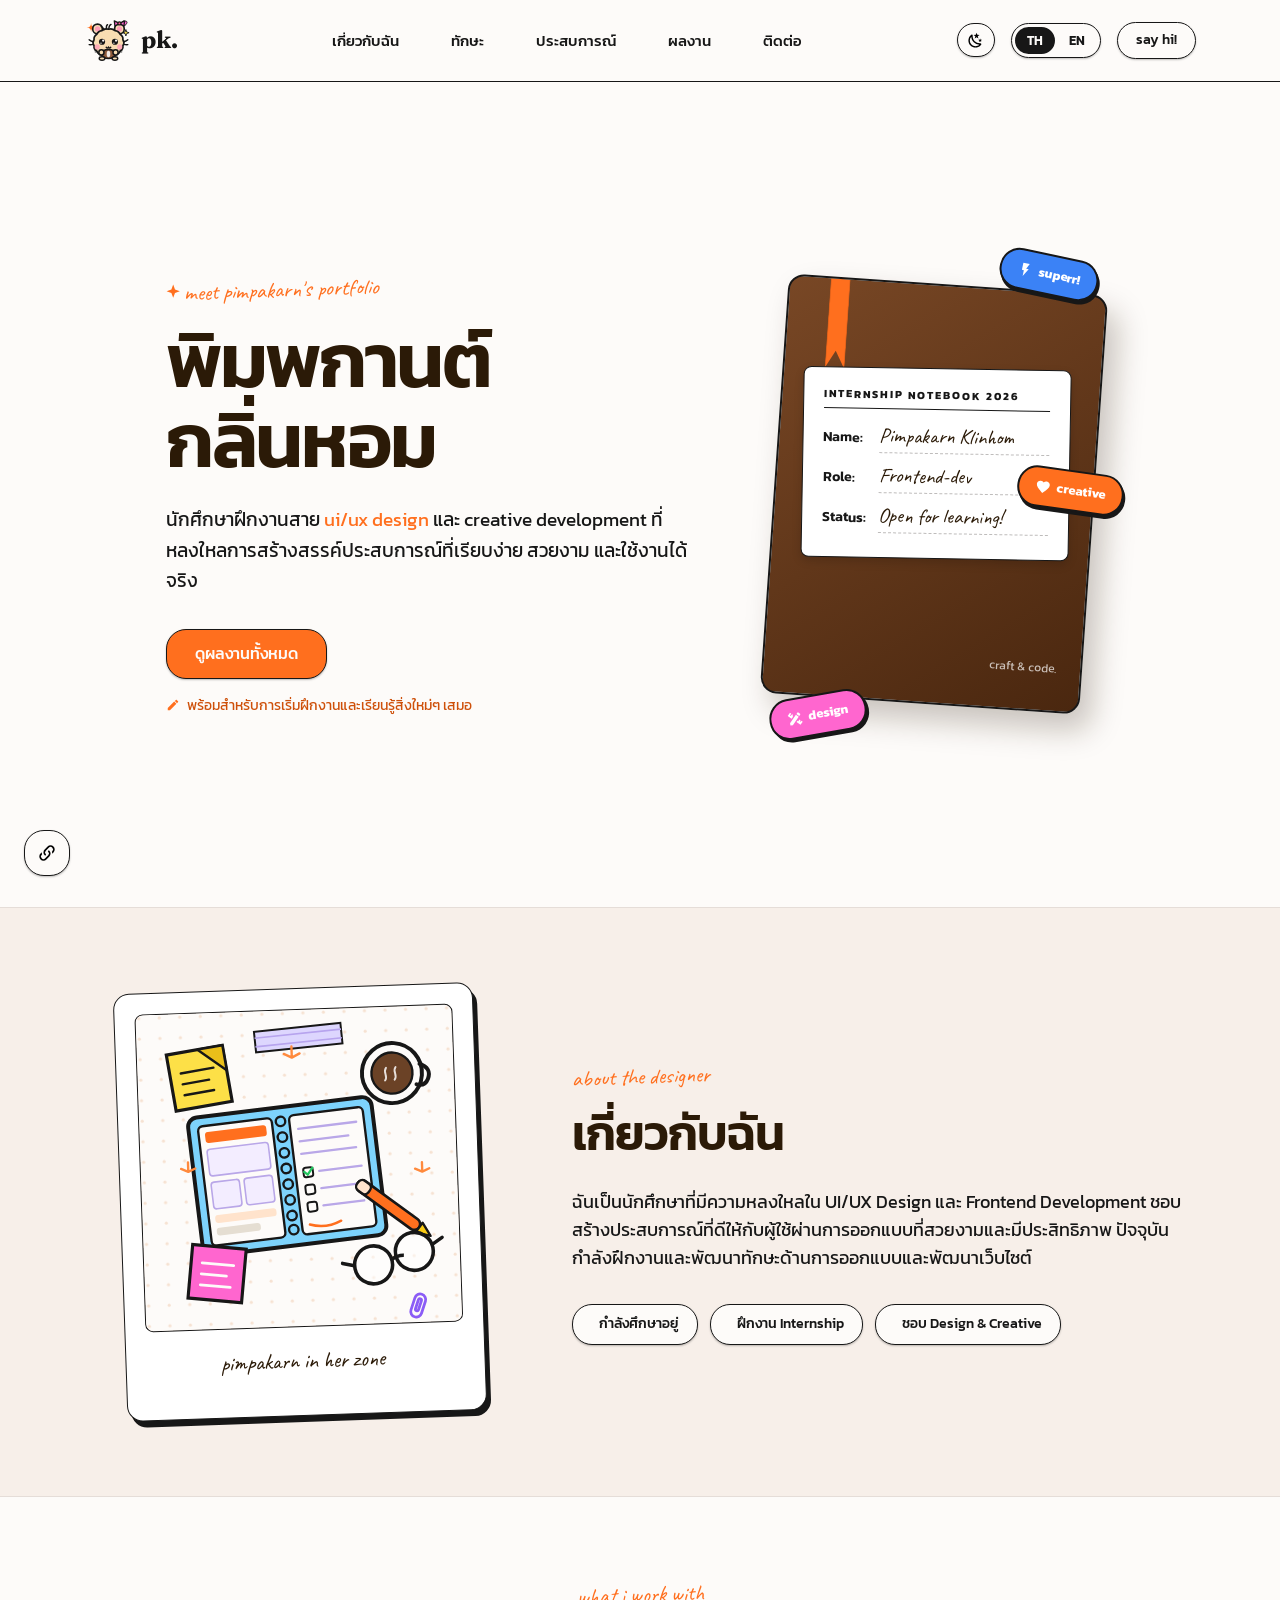
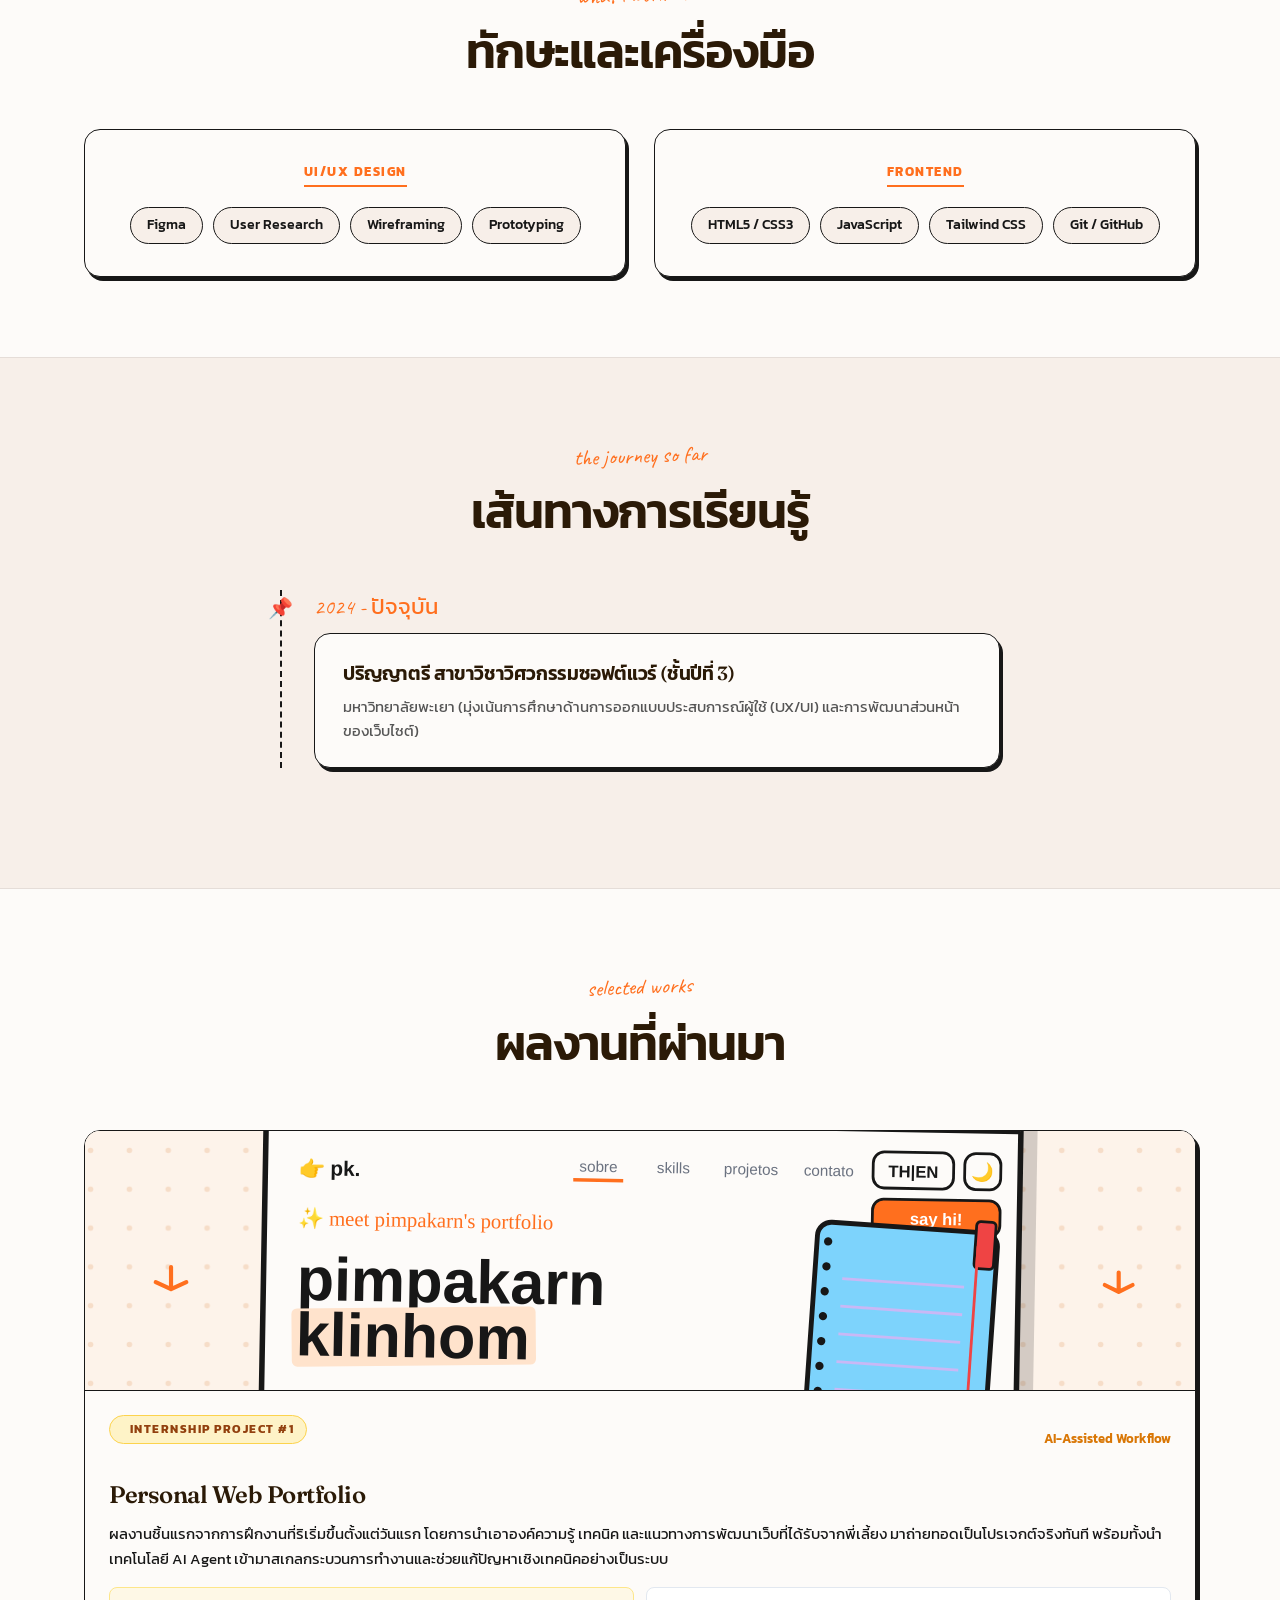
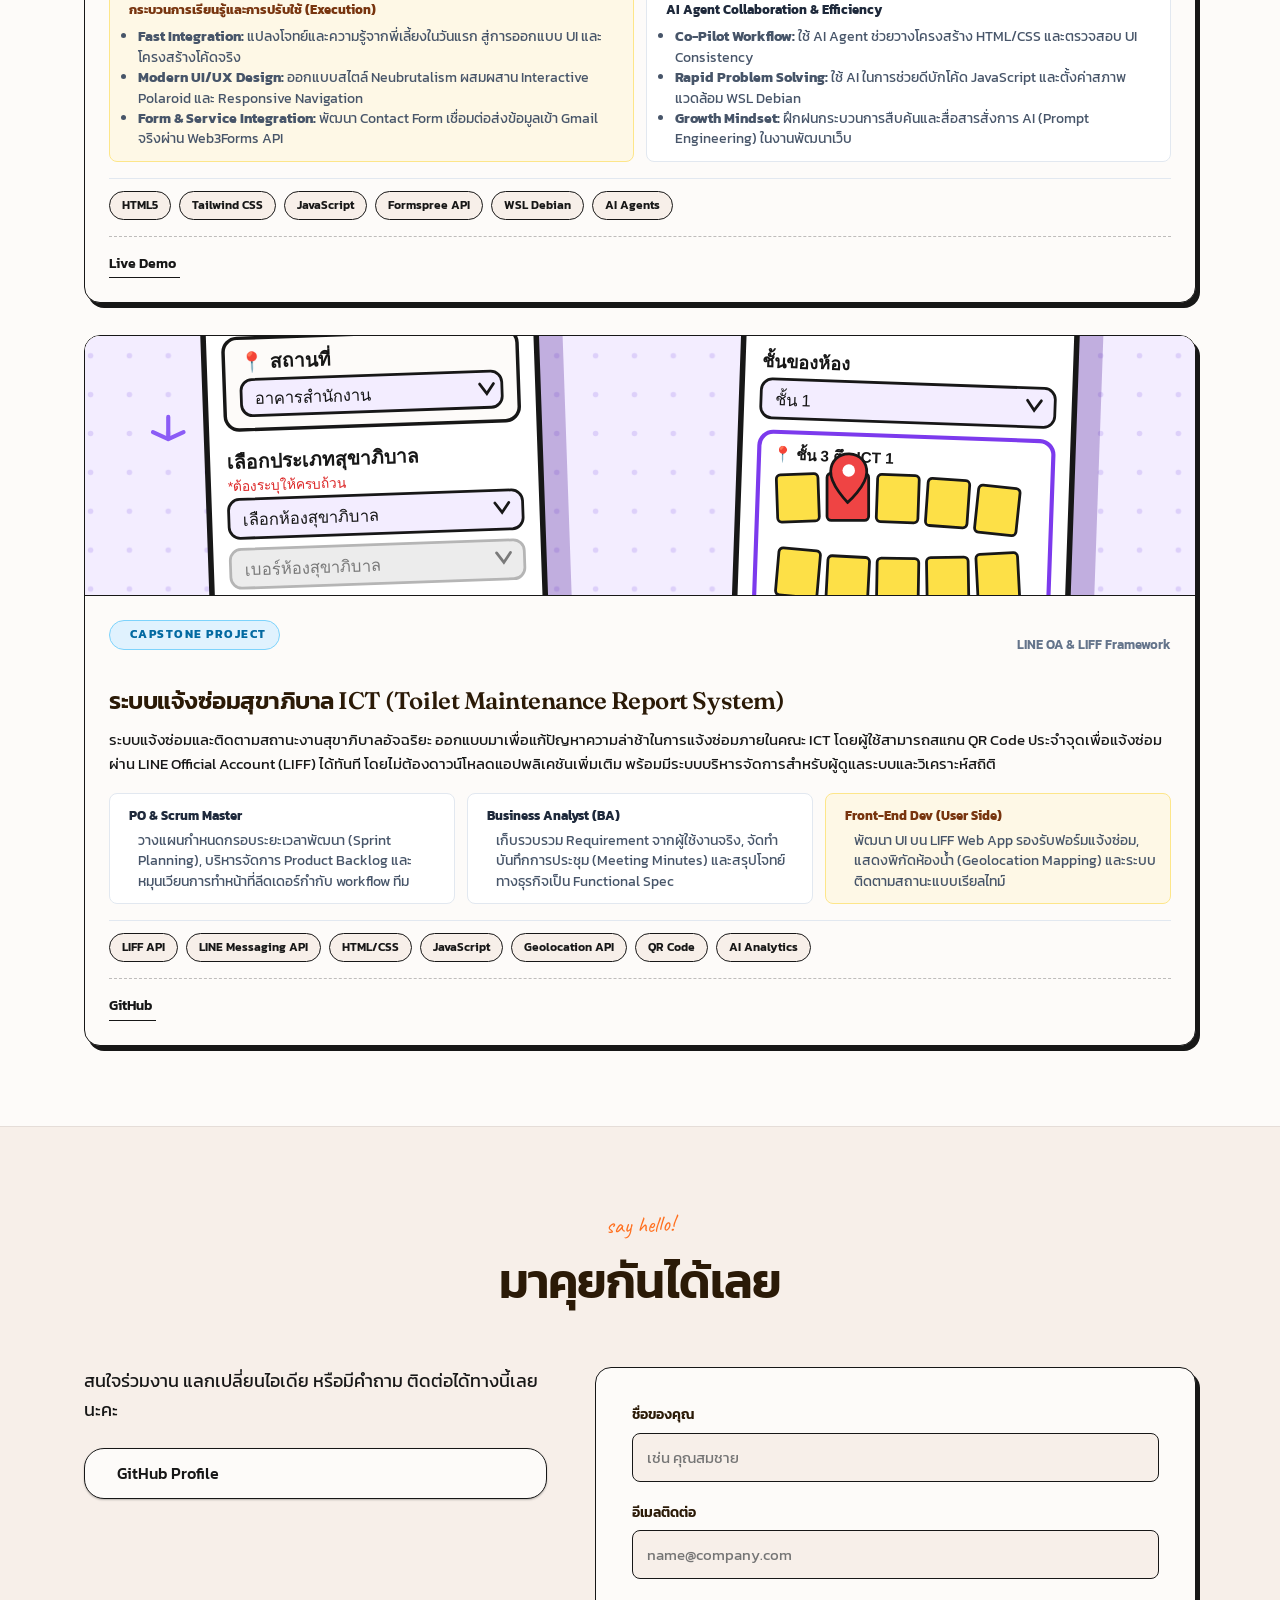
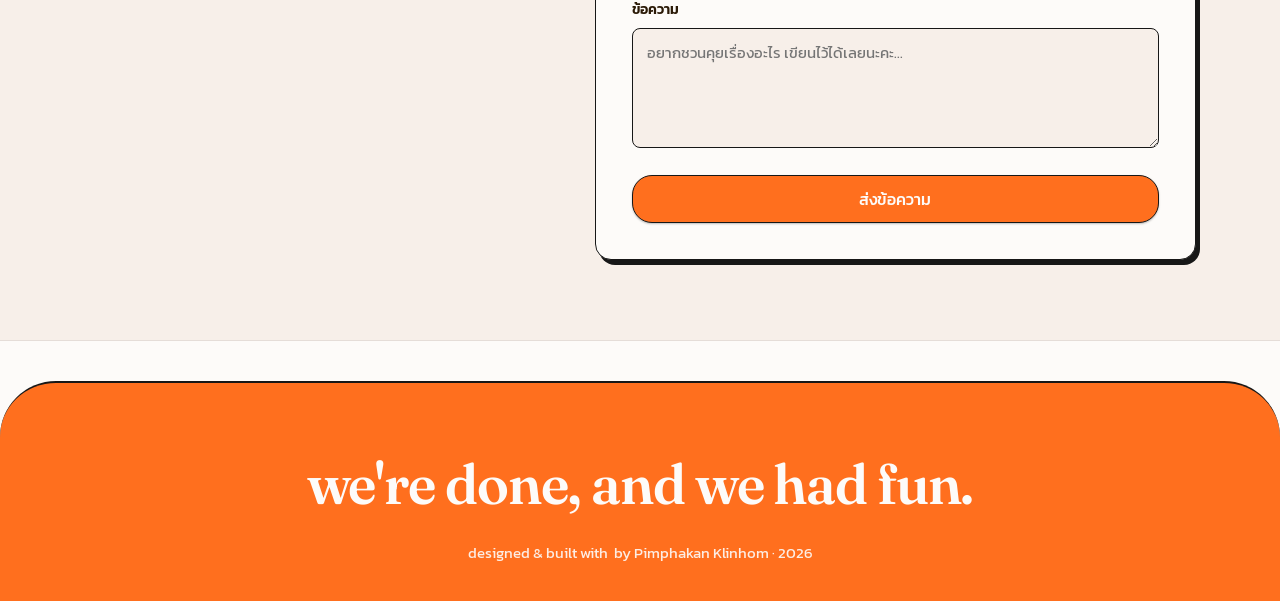
<file: index.html>
<!DOCTYPE html>
<html lang="th">
<head>
  <!-- กันแฟลชหน้าขาว: apply ธีมมืดก่อนหน้าเว็บวาดจอ -->
  <script>try{if(localStorage.getItem('superr-theme')==='dark'||(!localStorage.getItem('superr-theme')&&matchMedia('(prefers-color-scheme: dark)').matches))document.documentElement.classList.add('dark')}catch(e){}</script>
  <!-- Favicon (ไอคอนบนแท็บเบราว์เซอร์) -->
<link rel="icon" type="image/svg+xml" href="assets/images/favicon.svg">

<!-- Meta OG Tags (ภาพและข้อความพรีวิวเมื่อนำลิงก์ไปแชร์ใน LINE / Facebook / LinkedIn) -->
<meta property="og:type" content="website">
<meta property="og:title" content="Pimphakan K. — UI/UX Design & Creative Development Portfolio">
<meta property="og:description" content="พอร์ตโฟลิโอรวมผลงานการออกแบบ UI/UX และ Frontend Development ของพิมพกานต์ กลิ่นหอม">
<meta property="og:image" content="https://raw.githubusercontent.com/uiiaiuiiiai05/uiiaiuiiiai05.github.io/main/assets/og-preview.png">
<meta property="og:url" content="https://uiiaiuiiiai05.github.io/">
<meta property="og:locale" content="th_TH">

<!-- Twitter Card -->
<meta name="twitter:card" content="summary_large_image">
<meta name="twitter:title" content="Pimphakan K. — UI/UX Design Portfolio">
<meta name="twitter:description" content="พอร์ตโฟลิโอรวมผลงาน UI/UX และ Frontend Development">
  <meta charset="UTF-8" />
  <meta name="viewport" content="width=device-width, initial-scale=1.0" />
  <title>พิมพกานต์ กลิ่นหอม | Portfolio</title>
  <meta name="description" content="Portfolio ของ พิมพกานต์ กลิ่นหอม — UI/UX Designer & Creative Developer (Superr Notebook Aesthetic)" />
  <meta name="theme-color" content="#fdfbf9" />

  <!-- Google Fonts -->
  <link rel="preconnect" href="https://fonts.googleapis.com" />
  <link rel="preconnect" href="https://fonts.gstatic.com" crossorigin />
  <link href="https://fonts.googleapis.com/css2?family=Caveat:wght@600;700&family=Fraunces:ital,opsz,wght@0,9..144,500;0,9..144,600;1,9..144,500&family=Kanit:wght@300;400;500;600&display=swap" rel="stylesheet" />

  <!-- AOS CSS -->
  <link rel="stylesheet" href="css/aos.css" />

  <!-- Stylesheets -->
  <link rel="stylesheet" href="css/style.css" />
  <link rel="stylesheet" href="css/animations.css" />

  <!-- Iconify (iconify-icon web component + ข้อมูลไอคอน mdi ฝังในเว็บ — ทำงานได้แม้ไม่มีเน็ต) -->
  <script src="js/iconify-icon.min.js"></script>
  <script src="js/icons.js"></script>
</head>
<body>

  <!-- Page Loader -->
  <div class="page-loader">
    <div class="loader-notebook"></div>
  </div>

  <!-- Navbar -->
  <nav class="navbar">
    <div class="container nav-inner">
      <a href="#hero" class="nav-brand-mark">
        <span class="hand-icon"><svg width="1.7em" height="1.7em" viewBox="0 0 76 76" aria-hidden="true" focusable="false"><path d="M11 11 Q11 18 4 18 Q11 18 11 25 Q11 18 18 18 Q11 18 11 11 Z" fill="var(--color-marker-orange)"/><path d="M65 21 Q65 26 60 26 Q65 26 65 31 Q65 26 70 26 Q65 26 65 21 Z" fill="var(--color-spark-yellow)" stroke="var(--color-charcoal)" stroke-width="1.4"/><path d="M60 12 c-2.5 -3 1.5 -6 3 -3 c1.5 -3 5.5 0 3 3 l-3 3.5 z" fill="var(--color-bubblegum-sticker)" stroke="var(--color-charcoal)" stroke-width="1.4"/><circle cx="18" cy="32" r="1.2" fill="var(--color-bubblegum-sticker)"/><circle cx="62" cy="40" r="1.2" fill="var(--color-marker-orange)"/><circle cx="21" cy="20" r="7.5" fill="var(--color-hamster-fur)" stroke="var(--color-charcoal)" stroke-width="2.6"/><circle cx="21" cy="20" r="4" fill="var(--color-hamster-blush)"/><circle cx="55" cy="20" r="7.5" fill="var(--color-hamster-fur)" stroke="var(--color-charcoal)" stroke-width="2.6"/><circle cx="55" cy="20" r="4" fill="var(--color-hamster-blush)"/><path d="M55 11.5 L47 7.5 L48 15.5 Z" fill="var(--color-bubblegum-sticker)" stroke="var(--color-charcoal)" stroke-width="2" stroke-linejoin="round"/><path d="M55 11.5 L63 7.5 L62 15.5 Z" fill="var(--color-bubblegum-sticker)" stroke="var(--color-charcoal)" stroke-width="2" stroke-linejoin="round"/><circle cx="55" cy="11.5" r="2.4" fill="var(--color-bow-rose)" stroke="var(--color-charcoal)" stroke-width="2"/><path d="M38.0 20.5 Q43.7 18.5 48.0 22.6 Q54.0 23.0 56.0 28.4 Q61.1 31.3 60.4 36.8 Q63.6 41.5 60.4 46.2 Q61.1 51.7 56.0 54.6 Q54.0 60.0 48.0 60.4 Q43.7 64.5 38.0 62.5 Q32.3 64.5 28.0 60.4 Q22.0 60.0 20.0 54.6 Q14.9 51.7 15.6 46.2 Q12.4 41.5 15.6 36.8 Q14.9 31.3 20.0 28.4 Q22.0 23.0 28.0 22.6 Q32.3 18.5 38.0 20.5 Z" fill="var(--color-hamster-fur)" stroke="var(--color-charcoal)" stroke-width="2.6"/><path d="M35 20 q-1 -5 1.5 -6.5 M38.5 19.5 q0.5 -5.5 3.5 -6.5 M31.5 21 q-2.5 -4 -5 -4.5" fill="none" stroke="var(--color-charcoal)" stroke-width="2.2" stroke-linecap="round"/><path d="M14 40 q-4 -1 -6 -3 M14.5 44 q-4 1 -6.5 0.5 M62 40 q4 -1 6 -3 M61.5 44 q4 1 6.5 0.5" fill="none" stroke="var(--color-charcoal)" stroke-width="2.2" stroke-linecap="round"/><path d="M20 52 l-3 2 M21 55 l-3.5 1 M56 52 l3 2 M55 55 l3.5 1" fill="none" stroke="var(--color-charcoal)" stroke-width="1.8" stroke-linecap="round" opacity=".55"/><circle cx="28" cy="40" r="4.8" fill="var(--color-charcoal)"/><circle cx="29.8" cy="38.2" r="1.8" fill="var(--color-cream-paper)"/><circle cx="26.4" cy="42.2" r="1" fill="var(--color-cream-paper)"/><circle cx="48" cy="40" r="4.8" fill="var(--color-charcoal)"/><circle cx="49.8" cy="38.2" r="1.8" fill="var(--color-cream-paper)"/><circle cx="46.4" cy="42.2" r="1" fill="var(--color-cream-paper)"/><circle cx="20.5" cy="48" r="4" fill="var(--color-hamster-blush)" opacity=".8"/><circle cx="55.5" cy="48" r="4" fill="var(--color-hamster-blush)" opacity=".8"/><path d="M34.5 48.5 q1.75 2.6 3.5 0 q1.75 2.6 3.5 0" fill="none" stroke="var(--color-charcoal)" stroke-width="2.2" stroke-linecap="round"/><ellipse cx="38" cy="59" rx="11" ry="7" fill="var(--color-seed-brown)" stroke="var(--color-charcoal)" stroke-width="2.6"/><ellipse cx="38" cy="59" rx="2.8" ry="5" fill="var(--color-cream-paper)" opacity=".9"/><circle cx="27" cy="56.5" r="4" fill="var(--color-hamster-fur)" stroke="var(--color-charcoal)" stroke-width="2.4"/><circle cx="49" cy="56.5" r="4" fill="var(--color-hamster-fur)" stroke="var(--color-charcoal)" stroke-width="2.4"/><ellipse cx="28" cy="66" rx="4.4" ry="2.7" fill="var(--color-hamster-fur)" stroke="var(--color-charcoal)" stroke-width="2.2"/><ellipse cx="48" cy="66" rx="4.4" ry="2.7" fill="var(--color-hamster-fur)" stroke="var(--color-charcoal)" stroke-width="2.2"/></svg></span>
        <span>pk.</span>
      </a>

      <ul class="nav-links">
        <li><a href="#about" id="nav-about">เกี่ยวกับฉัน</a></li>
        <li><a href="#skills" id="nav-skills">ทักษะ</a></li>
        <li><a href="#timeline" id="nav-timeline">ประสบการณ์</a></li>
        <li><a href="#projects" id="nav-projects">ผลงาน</a></li>
        <li><a href="#contact" id="nav-contact">ติดต่อ</a></li>
      </ul>

      <div class="nav-right">
        <!-- Theme Toggle (Dark/Light) -->
        <button class="nav-icon-btn" id="theme-toggle" aria-label="สลับโหมดมืด/สว่าง" title="สลับโหมดมืด/สว่าง"><iconify-icon icon="mdi:weather-night"></iconify-icon></button>

        <!-- Language Toggle Buttons with IDs -->
        <div class="lang-toggle">
          <button class="lang-btn active" id="lang-th" data-lang="th">TH</button>
          <button class="lang-btn" id="lang-en" data-lang="en">EN</button>
        </div>

        <!-- Hamburger (แสดงเฉพาะจอ < 840px) -->
        <button class="nav-burger" id="nav-burger" aria-label="เปิด/ปิดเมนู" aria-expanded="false">
          <span></span><span></span><span></span>
        </button>

        <a href="#contact" class="btn btn-primary nav-cta" style="padding: 6px 18px; font-size: 14px;">say hi!</a>
      </div>
    </div>
  </nav>

  <!-- Hero Section -->
  <section id="hero">
    <div class="container">
      <div class="hero-grid">

        <div class="hero-text-col">
          <div class="hero-handwritten-note">
            <iconify-icon icon="mdi:star-four-points"></iconify-icon><span class="script-caption" id="hero-script-note">meet pimpakarn's portfolio</span>
          </div>

          <h1 class="hero-display-title lowercase-title" id="hero-name">
            พิมพกานต์<br />กลิ่นหอม
          </h1>

          <p class="hero-description" id="hero-tagline">
            นักศึกษาฝึกงานสาย <span class="marker-highlight">ui/ux design</span> และ creative development ที่หลงใหลการสร้างสรรค์ประสบการณ์ที่เรียบง่าย สวยงาม และใช้งานได้จริง
          </p>

          <div class="hero-actions">
            <a href="#projects" class="btn btn-marker" id="hero-btn-work">
              ดูผลงานทั้งหมด
            </a>
          </div>

          <p class="hero-caption-note" id="hero-caption-note">
            <iconify-icon icon="mdi:pencil"></iconify-icon> พร้อมสำหรับการเริ่มฝึกงานและเรียนรู้สิ่งใหม่ๆ เสมอ
          </p>
        </div>

        <div class="hero-notebook-wrap">
          <div class="sticker sticker-lightning"><iconify-icon icon="mdi:flash"></iconify-icon>superr!</div>
          <div class="sticker sticker-bear"><iconify-icon icon="mdi:pencil-ruler"></iconify-icon>design</div>
          <div class="sticker sticker-heart"><iconify-icon icon="mdi:heart"></iconify-icon>creative</div>

          <div class="notebook-object">
            <div class="notebook-ribbon"></div>

            <div class="name-label-sticker">
              <div class="sticker-header">internship notebook 2026</div>
              <div class="sticker-field">
                <span class="label">Name:</span>
                <span class="value">Pimpakarn Klinhom</span>
              </div>
              <div class="sticker-field">
                <span class="label">Role:</span>
                <span class="value">Frontend-dev</span>
              </div>
              <div class="sticker-field">
                <span class="label">Status:</span>
                <span class="value">Open for learning!</span>
              </div>
            </div>

            <div class="notebook-footer-tag">
              craft & code.
            </div>
          </div>
        </div>

      </div>
    </div>
  </section>

  <!-- About Section -->
  <section id="about" class="section section-alt">
    <div class="container">
      <div class="about-grid">
        <div data-aos="fade-right">
          <div class="polaroid-frame">
            <div class="polaroid-img-box">
              <img src="assets/images/desk-flatlay.svg" alt="ภาพประกอบโต๊ะทำงานมุมมองด้านบน — สมุดสเก็ตช์ wireframe ปากกา กาแฟ โพสต์อิท แว่นตา สไตล์สมุดโน้ต" class="polaroid-photo" onerror="this.remove()" />
              <iconify-icon icon="mdi:laptop"></iconify-icon>
            </div>
            <div class="polaroid-caption">pimpakarn in her zone <iconify-icon icon="mdi:palette"></iconify-icon></div>
          </div>
        </div>

        <div data-aos="fade-left">
          <span class="script-caption">about the designer</span>
          <h2 class="section-title" style="text-align: left;" id="about-title">
            เกี่ยวกับฉัน
          </h2>
          <p style="font-size: 1.1rem; margin-top: 16px; color: var(--color-charcoal);" id="about-desc">
            ฉันเป็นนักศึกษาที่มีความหลงใหลใน UI/UX Design และ Frontend Development ชอบสร้างประสบการณ์ที่ดีให้กับผู้ใช้ผ่านการออกแบบที่สวยงามและมีประสิทธิภาพ ปัจจุบันกำลังฝึกงานและพัฒนาทักษะด้านการออกแบบและพัฒนาเว็บไซต์
          </p>

          <div class="about-facts-list">
            <div class="fact-tag">
              <iconify-icon icon="mdi:school" class="iconify"></iconify-icon>
              <span id="fact-student">กำลังศึกษาอยู่</span>
            </div>
            <div class="fact-tag">
              <iconify-icon icon="mdi:briefcase" class="iconify"></iconify-icon>
              <span id="fact-intern">ฝึกงาน Internship</span>
            </div>
            <div class="fact-tag">
              <iconify-icon icon="mdi:palette" class="iconify"></iconify-icon>
              <span id="fact-creative">ชอบ Design & Creative</span>
            </div>
          </div>
        </div>
      </div>
    </div>
  </section>

  <!-- Skills Section -->
  <section id="skills" class="section">
    <div class="container">
      <div style="text-align: center; margin-bottom: 40px;">
        <span class="script-caption">what i work with</span>
        <h2 class="section-title lowercase-title" id="skills-title">
          ทักษะและเครื่องมือ
        </h2>
      </div>

      <div class="skills-grid">
        <div class="skill-note-card">
          <span class="skill-card-badge">UI/UX DESIGN</span>
          <div class="skill-items-wrap">
            <span class="skill-pill">Figma</span>
            <span class="skill-pill">User Research</span>
            <span class="skill-pill">Wireframing</span>
            <span class="skill-pill">Prototyping</span>
          </div>
        </div>
        <div class="skill-note-card">
          <span class="skill-card-badge">FRONTEND</span>
          <div class="skill-items-wrap">
            <span class="skill-pill">HTML5 / CSS3</span>
            <span class="skill-pill">JavaScript</span>
            <span class="skill-pill">Tailwind CSS</span>
            <span class="skill-pill">Git / GitHub</span>
          </div>
        </div>
      </div>
    </div>
  </section>

  <!-- Timeline Section -->
  <section id="timeline" class="section section-alt">
    <div class="container">
      <div style="text-align: center; margin-bottom: 40px;">
        <span class="script-caption">the journey so far</span>
        <h2 class="section-title lowercase-title" id="timeline-title">
          เส้นทางการเรียนรู้
        </h2>
      </div>

      <div class="notebook-timeline">
        <div class="timeline-entry">
          <div class="timeline-date-tag">2024 - ปัจจุบัน</div>
          <div class="timeline-box">
            <h3 style="font-size: 1.2rem; margin-bottom: 6px;" id="timeline-item-title">ปริญญาตรี สาขาวิชาวิศวกรรมซอฟต์แวร์ (ชั้นปีที่ 3)</h3>
            <p class="muted-text" style="font-size: 0.95rem;" id="timeline-item-desc">มหาวิทยาลัยพะเยา (มุ่งเน้นการศึกษาด้านการออกแบบประสบการณ์ผู้ใช้ (UX/UI) และการพัฒนาส่วนหน้าของเว็บไซต์)</p>
          </div>
        </div>
      </div>
    </div>
  </section>

  <!-- Projects Section -->
  <section id="projects" class="section">
    <div class="container">
      <div style="text-align: center; margin-bottom: 48px;">
        <span class="script-caption">selected works</span>
        <h2 class="section-title lowercase-title" id="projects-title">
          ผลงานที่ผ่านมา
        </h2>
      </div>

      <div class="projects-grid" style="display: grid; grid-template-columns: 1fr; gap: 32px;">
        
        <!-- Project 1: Personal Portfolio (Internship Project #1) -->
        <div class="project-card" style="flex-direction: column;">
          <div class="project-preview">
            <img src="assets/images/personal-portfolio.svg" alt="ภาพประกอบเว็บ Personal Portfolio — หน้าต่างเบราว์เซอร์แสดงหน้าแรกของเว็บ สไตล์ Superr Notebook" class="project-preview-img" onerror="this.remove()" />
            <div class="project-preview-icon"><iconify-icon icon="mdi:palette"></iconify-icon></div>
            <div class="project-preview-hint"><iconify-icon icon="mdi:content-cut"></iconify-icon> crafting in progress...</div>
          </div>
          <div class="project-details" style="width: 100%;">
            <div style="display: flex; justify-content: space-between; align-items: center; margin-bottom: 12px; flex-wrap: wrap; gap: 8px;">
              <span class="skill-card-badge badge-amber" style="padding: 4px 12px; border-radius: 20px; font-weight: bold; font-size: 0.75rem;"><iconify-icon icon="mdi:sprout"></iconify-icon> Internship Project #1</span>
              <span class="sub-badge sub-badge--orange">AI-Assisted Workflow</span>
            </div>

            <h3 class="project-title" style="font-size: 1.5rem; margin-bottom: 8px;" id="proj-1-title">Personal Web Portfolio</h3>
            <p class="project-desc" id="proj-1-desc" style="font-size: 0.95rem; line-height: 1.6; margin-bottom: 16px;">
              ผลงานชิ้นแรกจากการฝึกงานที่ริเริ่มขึ้นตั้งแต่วันแรก โดยการนำเอาองค์ความรู้ เทคนิค และแนวทางการพัฒนาเว็บที่ได้รับจากพี่เลี้ยง มาถ่ายทอดเป็นโปรเจกต์จริงทันที พร้อมทั้งนำเทคโนโลยี AI Agent เข้ามาสเกลกระบวนการทำงานและช่วยแก้ปัญหาเชิงเทคนิคอย่างเป็นระบบ
            </p>

            <div style="display: grid; grid-template-columns: repeat(auto-fit, minmax(280px, 1fr)); gap: 12px; margin-bottom: 16px;">
              <div class="note-box note-box--amber">
                <h4 style="font-size: 0.8rem; font-weight: bold; margin-bottom: 6px;"><iconify-icon icon="mdi:rocket-launch"></iconify-icon> กระบวนการเรียนรู้และการปรับใช้ (Execution)</h4>
                <ul>
                  <li><b>Fast Integration:</b> แปลงโจทย์และความรู้จากพี่เลี้ยงในวันแรก สู่การออกแบบ UI และโครงสร้างโค้ดจริง</li>
                  <li><b>Modern UI/UX Design:</b> ออกแบบสไตล์ Neubrutalism ผสมผสาน Interactive Polaroid และ Responsive Navigation</li>
                  <li><b>Form & Service Integration:</b> พัฒนา Contact Form เชื่อมต่อส่งข้อมูลเข้า Gmail จริงผ่าน Web3Forms API</li>
                </ul>
              </div>
              <div class="note-box">
                <h4 style="font-size: 0.8rem; font-weight: bold; margin-bottom: 6px;"><iconify-icon icon="mdi:robot"></iconify-icon> AI Agent Collaboration & Efficiency</h4>
                <ul>
                  <li><b>Co-Pilot Workflow:</b> ใช้ AI Agent ช่วยวางโครงสร้าง HTML/CSS และตรวจสอบ UI Consistency</li>
                  <li><b>Rapid Problem Solving:</b> ใช้ AI ในการช่วยดีบักโค้ด JavaScript และตั้งค่าสภาพแวดล้อม WSL Debian</li>
                  <li><b>Growth Mindset:</b> ฝึกฝนกระบวนการสืบค้นและสื่อสารสั่งการ AI (Prompt Engineering) ในงานพัฒนาเว็บ</li>
                </ul>
              </div>
            </div>

            <div class="project-bottom-wrap">
              <div class="project-tags">
                <span class="project-tag">HTML5</span>
                <span class="project-tag">Tailwind CSS</span>
                <span class="project-tag">JavaScript</span>
                <span class="project-tag">Formspree API</span>
                <span class="project-tag">WSL Debian</span>
                <span class="project-tag">AI Agents</span>
              </div>
              <div class="project-links">
                <a href="https://uiiaiuiiiai05.github.io" class="project-link-btn" target="_blank" rel="noopener">Live Demo <iconify-icon icon="mdi:arrow-top-right"></iconify-icon></a>
              </div>
            </div>
          </div>
        </div>

        <!-- Project 2: ระบบแจ้งซ่อมสุขาภิบาล คณะ ICT (Capstone Project) -->
        <div class="project-card" style="flex-direction: column;">
          <div class="project-preview">
            <img src="assets/images/capstone-toilet-system.svg" alt="ภาพประกอบระบบแจ้งซ่อมสุขาภิบาล ICT — โทรศัพท์ LIFF, QR Code และห้องน้ำ โทนสีม่วง" class="project-preview-img" onerror="this.remove()" />
            <div class="project-preview-icon"><iconify-icon icon="mdi:toilet"></iconify-icon></div>
            <div class="project-preview-hint"><iconify-icon icon="mdi:content-cut"></iconify-icon> crafting in progress...</div>
          </div>
          <div class="project-details" style="width: 100%;">
            <div style="display: flex; justify-content: space-between; align-items: center; margin-bottom: 12px; flex-wrap: wrap; gap: 8px;">
              <span class="skill-card-badge badge-sky" style="padding: 4px 12px; border-radius: 20px; font-weight: bold; font-size: 0.75rem;"><iconify-icon icon="mdi:graduation-cap"></iconify-icon> Capstone Project</span>
              <span class="sub-badge sub-badge--slate">LINE OA & LIFF Framework</span>
            </div>

            <h3 class="project-title" style="font-size: 1.5rem; margin-bottom: 8px;" id="proj-2-title">ICT Toilet Maintenance Report System</h3>
            <p class="project-desc" id="proj-2-desc" style="font-size: 0.95rem; line-height: 1.6; margin-bottom: 16px;">
              ระบบแจ้งซ่อมและติดตามสถานะงานสุขาภิบาลอัจฉริยะ ออกแบบมาเพื่อแก้ปัญหาความล่าช้าในการแจ้งซ่อมภายในคณะ ICT โดยผู้ใช้สามารถสแกน QR Code ประจำจุดเพื่อแจ้งซ่อมผ่าน LINE Official Account (LIFF) ได้ทันที โดยไม่ต้องดาวน์โหลดแอปพลิเคชันเพิ่มเติม พร้อมมีระบบบริหารจัดการสำหรับผู้ดูแลระบบและวิเคราะห์สถิติ
            </p>

            <div style="display: grid; grid-template-columns: repeat(auto-fit, minmax(220px, 1fr)); gap: 12px; margin-bottom: 16px;">
              <div class="note-box">
                <h4 style="font-size: 0.8rem; font-weight: bold; margin-bottom: 4px;"><iconify-icon icon="mdi:target"></iconify-icon> PO & Scrum Master</h4>
                <p>วางแผนกำหนดกรอบระยะเวลาพัฒนา (Sprint Planning), บริหารจัดการ Product Backlog และหมุนเวียนการทำหน้าที่ลีดเดอร์กำกับ workflow ทีม</p>
              </div>
              <div class="note-box">
                <h4 style="font-size: 0.8rem; font-weight: bold; margin-bottom: 4px;"><iconify-icon icon="mdi:chart-bar"></iconify-icon> Business Analyst (BA)</h4>
                <p>เก็บรวบรวม Requirement จากผู้ใช้งานจริง, จัดทำบันทึกการประชุม (Meeting Minutes) และสรุปโจทย์ทางธุรกิจเป็น Functional Spec</p>
              </div>
              <div class="note-box note-box--amber">
                <h4 style="font-size: 0.8rem; font-weight: bold; margin-bottom: 4px;"><iconify-icon icon="mdi:laptop"></iconify-icon> Front-End Dev (User Side)</h4>
                <p>พัฒนา UI บน LIFF Web App รองรับฟอร์มแจ้งซ่อม, แสดงพิกัดห้องน้ำ (Geolocation Mapping) และระบบติดตามสถานะแบบเรียลไทม์</p>
              </div>
            </div>

            <div class="project-bottom-wrap">
              <div class="project-tags">
                <span class="project-tag">LIFF API</span>
                <span class="project-tag">LINE Messaging API</span>
                <span class="project-tag">HTML/CSS</span>
                <span class="project-tag">JavaScript</span>
                <span class="project-tag">Geolocation API</span>
                <span class="project-tag">QR Code</span>
                <span class="project-tag">AI Analytics</span>
              </div>
              <div class="project-links">
                <a href="https://github.com/uiiaiuiiiai05/ICT-Restroom-Maintenance-System" class="project-link-btn" target="_blank" rel="noopener">GitHub <iconify-icon icon="mdi:arrow-top-right"></iconify-icon></a>
              </div>
            </div>
          </div>
        </div>

      </div>
    </div>
  </section>

  <!-- Contact Section -->
  <section id="contact" class="section section-alt">
    <div class="container">
      <div style="text-align: center; margin-bottom: 48px;">
        <span class="script-caption">say hello!</span>
        <h2 class="section-title lowercase-title" id="contact-title">
          มาคุยกันได้เลย
        </h2>
      </div>

      <div class="contact-grid">
        <div data-aos="fade-right">
          <p style="font-size: 1.1rem; margin-bottom: 24px;" id="contact-desc">
            สนใจร่วมงาน แลกเปลี่ยนไอเดีย หรือมีคำถาม ติดต่อได้ทางนี้เลยนะคะ
          </p>

          <a href="https://github.com/uiiaiuiiiai05" class="social-pill-link" target="_blank" rel="noopener">
            <iconify-icon icon="mdi:github" style="font-size: 20px; color: var(--color-marker-orange);"></iconify-icon>
            <span>GitHub Profile</span>
          </a>
        </div>

        <form id="contact-form" class="contact-card-box" action="https://api.web3forms.com/submit" method="POST" data-aos="fade-left">
          <!-- Web3Forms hidden fields -->
          <input type="hidden" name="access_key" id="w3f-access-key" value="3e344d13-04ca-4428-a4d2-f3a229a634db" />
          <!-- Honeypot กันบอทสแปม: บอทจะกรอกช่องนี้ (มนุษย์มองไม่เห็น) — Web3Forms จะทิ้งข้อความนั้นเอง -->
          <input type="checkbox" name="botcheck" style="display: none;" tabindex="-1" autocomplete="off" />
          <input type="hidden" name="subject" value="ข้อความใหม่จากเว็บ Portfolio — Pimphakan Klinhom" />
          <input type="checkbox" name="botcheck" style="display:none" tabindex="-1" autocomplete="off" />

          <div class="form-group">
            <label class="form-label" for="contact-name" id="lbl-name">ชื่อของคุณ</label>
            <input id="contact-name" class="form-input" type="text" name="name" placeholder="เช่น คุณสมชาย" required />
          </div>

          <div class="form-group">
            <label class="form-label" for="contact-email" id="lbl-email">อีเมลติดต่อ</label>
            <input id="contact-email" class="form-input" type="email" name="email" placeholder="name@company.com" required />
          </div>

          <div class="form-group">
            <label class="form-label" for="contact-msg" id="lbl-msg">ข้อความ</label>
            <textarea id="contact-msg" class="form-textarea" name="message" placeholder="อยากชวนคุยเรื่องอะไร เขียนไว้ได้เลยนะคะ..." required></textarea>
          </div>

          <button type="submit" class="btn btn-marker" id="contact-btn" style="width: 100%; justify-content: center; margin-top: auto;">
            <span>ส่งข้อความ</span>
          </button>
        </form>
      </div>
    </div>
  </section>

  <!-- Footer Band -->
  <footer class="footer-brand-band">
    <h3>we're done, and we had fun.</h3>
    <p id="footer-text">designed & built with <iconify-icon icon="mdi:heart" style="color: var(--color-marker-orange);"></iconify-icon> by Pimphakan Klinhom · 2026</p>
  </footer>

  <!-- Floating Buttons -->
  <button id="scroll-top" class="scroll-top" aria-label="เลื่อนขึ้นด้านบน"><iconify-icon icon="mdi:arrow-up"></iconify-icon></button>
  <button id="share-web" class="share-web" aria-label="คัดลอกลิงก์เว็บนี้"><iconify-icon icon="mdi:link-variant"></iconify-icon></button>

  <script src="js/aos.js"></script>
  <script src="js/language.js"></script>
  <script src="js/main.js"></script>
</body>
</html>
</file>
<file: css/style.css>
/* ==========================================================
   Superr — Style Reference Implementation
   Warm schoolyard notebook aesthetic for Pimphakan Klinhom
   ========================================================== */

/* ── 1. Tokens ── */
:root {
  /* Colors */
  --color-cream-paper:        #fdfbf9;
  --color-charcoal:           #171717;
  --color-cocoa-ink:          #2b1a07;
  --color-true-black:         #000000;
  --color-dew-drop:           #f7efe9;
  --color-marker-orange:      #ff6f1e;
  --color-burnt-sienna:       #ce500a;
  --color-sky-sticker:        #3b82f6;
  --color-bubblegum-sticker:  #ff66cf;
  --color-sprout-sticker:     #22c55e;
  --color-shadow-mist:        #bebcbb;

  /* Hamster mascot (โลโก้แฮมสเตอร์ใน navbar — favicon.svg เป็นไฟล์แยกจึงใช้ hex ในตัวเอง) */
  --color-hamster-fur:        #f8ddb2;
  --color-hamster-blush:      #ff9db8;
  --color-seed-brown:         #8d5a3a;
  --color-bow-rose:           #ff5d8f;
  --color-spark-yellow:       #fde047;

  /* Typography */
  --font-display: 'Fraunces', 'Kanit', serif;
  --font-body:    'Kanit', -apple-system, BlinkMacSystemFont, "Segoe UI", Roboto, sans-serif;
  --font-script:  'Caveat', 'Kanit', cursive;

  /* Spacing */
  --spacing-4:   4px;
  --spacing-8:   8px;
  --spacing-12:  12px;
  --spacing-16:  16px;
  --spacing-20:  20px;
  --spacing-24:  24px;
  --spacing-32:  32px;
  --spacing-48:  48px;
  --spacing-64:  64px;

  /* Border Radii */
  --radius-cards:   16px;
  --radius-buttons: 20px;
  --radius-tags:    20px;
  --radius-sticker: 8px;
  --radius-footer:  56px;

  /* Shadows */
  --shadow-card:    rgba(0, 0, 0, 0.06) 0px 2px 20px 0px;
  --shadow-subtle:  rgba(0, 0, 0, 0.25) 0px 1px 2px 0px;
  --transition:     0.25s ease;
}

/* ── 2. Reset & Base ── */
*, *::before, *::after {
  margin: 0;
  padding: 0;
  box-sizing: border-box;
}

html {
  scroll-behavior: smooth;
  font-size: 16px;
}

body {
  font-family: var(--font-body);
  background-color: var(--color-cream-paper);
  color: var(--color-charcoal);
  line-height: 1.6;
  overflow-x: hidden;
  position: relative;
}

/* ── 3. Scrollbar ── */
::-webkit-scrollbar { width: 8px; }
::-webkit-scrollbar-track { background: var(--color-cream-paper); }
::-webkit-scrollbar-thumb {
  background: var(--color-shadow-mist);
  border-radius: 4px;
  border: 2px solid var(--color-cream-paper);
}
::-webkit-scrollbar-thumb:hover { background: var(--color-marker-orange); }

/* ── 4. Typography Helpers ── */
h1, h2, h3 {
  font-family: var(--font-display);
  color: var(--color-cocoa-ink);
  font-weight: 600;
  letter-spacing: -0.02em;
}

.lowercase-title {
  text-transform: lowercase;
}

.marker-highlight {
  color: var(--color-marker-orange);
  position: relative;
  display: inline-block;
  white-space: nowrap;
}

.marker-highlight::after {
  content: '';
  position: absolute;
  left: 0;
  bottom: 2px;
  width: 100%;
  height: 8px;
  background-color: rgba(255, 111, 30, 0.25);
  border-radius: 4px;
  z-index: -1;
  transform: rotate(-1deg);
}

.script-caption {
  font-family: var(--font-script);
  font-size: 1.4rem;
  color: var(--color-marker-orange);
  transform: rotate(-2deg);
  display: inline-block;
}

/* ── 5. Layout Container ── */
.container {
  max-width: 1160px;
  margin: 0 auto;
  padding: 0 24px;
}

.section {
  padding: 80px 0;
  position: relative;
}

.section-alt {
  background-color: var(--color-dew-drop);
  border-top: 1.5px solid rgba(23, 23, 23, 0.08);
  border-bottom: 1.5px solid rgba(23, 23, 23, 0.08);
}

.section-title {
  font-size: clamp(2rem, 5vw, 3rem);
  text-align: center;
  margin-bottom: 8px;
}

.section-subtitle {
  text-align: center;
  color: var(--color-burnt-sienna);
  font-size: 1.1rem;
  margin-bottom: 48px;
}

/* ── 6. Pill Action Buttons ── */
.btn {
  display: inline-flex;
  align-items: center;
  gap: 8px;
  padding: 11px 28px;
  border-radius: var(--radius-buttons);
  font-size: 16px;
  font-weight: 500;
  font-family: var(--font-body);
  cursor: pointer;
  text-decoration: none;
  transition: transform var(--transition), box-shadow var(--transition);
}

.btn-primary {
  background-color: var(--color-cream-paper);
  color: var(--color-charcoal);
  border: 1.5px solid var(--color-charcoal);
  box-shadow: var(--shadow-subtle);
}

.btn-primary:hover {
  transform: translateY(-2px);
  box-shadow: 0 4px 10px rgba(0, 0, 0, 0.12);
}

.btn-marker {
  background-color: var(--color-marker-orange);
  color: var(--color-cream-paper);
  border: 1.5px solid var(--color-charcoal);
  box-shadow: var(--shadow-subtle);
}

.btn-marker:hover {
  background-color: var(--color-burnt-sienna);
  transform: translateY(-2px);
}

/* ── 7. Navbar ── */
.navbar {
  position: sticky;
  top: 0;
  width: 100%;
  z-index: 1000;
  background: rgba(253, 251, 249, 0.92);
  backdrop-filter: blur(8px);
  border-bottom: 1.5px solid var(--color-charcoal);
  padding: 16px 0;
}

.nav-inner {
  display: flex;
  align-items: center;
  justify-content: space-between;
}

.nav-brand-mark {
  display: flex;
  align-items: center;
  gap: 8px;
  font-size: 1.5rem;
  font-weight: 700;
  color: var(--color-charcoal);
  text-decoration: none;
  font-family: var(--font-display);
}

.nav-brand-mark .hand-icon {
  font-size: 1.8rem;
  color: var(--color-marker-orange);
  transition: transform var(--transition);
}

.nav-brand-mark:hover .hand-icon {
  transform: rotate(15deg) scale(1.1);
}

.nav-links {
  display: flex;
  list-style: none;
  gap: 28px;
}

.nav-links a {
  font-size: 15px;
  font-weight: 500;
  color: var(--color-charcoal);
  text-decoration: none;
  padding: 6px 12px;
  border-radius: var(--radius-buttons);
  transition: background var(--transition), color var(--transition);
}

.nav-links a:hover,
.nav-links a.active {
  background: var(--color-dew-drop);
  color: var(--color-marker-orange);
}

.nav-right {
  display: flex;
  align-items: center;
  gap: 16px;
}

.lang-toggle {
  display: flex;
  gap: 2px;
  background: var(--color-cream-paper);
  border: 1.5px solid var(--color-charcoal);
  border-radius: var(--radius-buttons);
  padding: 3px;
  box-shadow: var(--shadow-subtle);
}

.lang-btn {
  padding: 4px 12px;
  border-radius: var(--radius-buttons);
  font-size: 13px;
  font-weight: 600;
  cursor: pointer;
  border: none;
  background: transparent;
  color: var(--color-charcoal);
  font-family: var(--font-body);
  transition: var(--transition);
}

.lang-btn.active {
  background: var(--color-charcoal);
  color: var(--color-cream-paper);
}

/* ── 8. Hero Section (Schoolyard Notebook) ── */
#hero {
  min-height: calc(100vh - 75px);
  display: flex;
  align-items: center;
  padding: 60px 0;
  position: relative;
  background: var(--color-cream-paper);
}

.hero-grid {
  display: grid;
  grid-template-columns: 1.2fr 0.8fr;
  gap: 48px;
  align-items: center;
  width: 100%;
}

.hero-text-col {
  display: flex;
  flex-direction: column;
}

.hero-handwritten-note {
  margin-bottom: 12px;
}

.hero-display-title {
  font-size: clamp(3rem, 6vw, 5rem);
  line-height: 1.05;
  color: var(--color-cocoa-ink);
  margin-bottom: 24px;
  letter-spacing: -0.03em;
}

.hero-description {
  font-size: clamp(1.05rem, 1.8vw, 1.2rem);
  color: var(--color-charcoal);
  line-height: 1.6;
  margin-bottom: 32px;
  max-width: 540px;
}

.hero-actions {
  display: flex;
  align-items: center;
  gap: 16px;
  flex-wrap: wrap;
  margin-bottom: 16px;
}

.hero-caption-note {
  font-size: 14px;
  color: var(--color-burnt-sienna);
}

/* Notebook Container */
.hero-notebook-wrap {
  position: relative;
  display: flex;
  justify-content: center;
  align-items: center;
  padding: 30px 20px;
}

.notebook-object {
  width: 100%;
  max-width: 360px;
  background: linear-gradient(145deg, #784725, #4a270f);
  border-radius: 16px;
  border: 2px solid var(--color-charcoal);
  box-shadow: 12px 16px 30px rgba(43, 26, 7, 0.25);
  transform: rotate(4deg);
  position: relative;
  padding: 32px 24px;
  display: flex;
  flex-direction: column;
  justify-content: space-between;
  min-height: 420px;
  transition: transform 0.4s ease;
}

.notebook-object:hover {
  transform: rotate(1deg) scale(1.02);
}

.notebook-ribbon {
  position: absolute;
  top: 0;
  left: 40px;
  width: 20px;
  height: 90px;
  background-color: var(--color-marker-orange);
  clip-path: polygon(0 0, 100% 0, 100% 100%, 50% 80%, 0 100%);
  border-left: 1px solid rgba(0, 0, 0, 0.15);
  border-right: 1px solid rgba(0, 0, 0, 0.15);
}

.name-label-sticker {
  background: #ffffff;
  border: 1.5px solid var(--color-charcoal);
  border-radius: var(--radius-sticker);
  padding: 18px 20px;
  box-shadow: 0 4px 10px rgba(0, 0, 0, 0.15);
  transform: rotate(-3deg);
  margin-top: 50px;
}

.sticker-header {
  font-size: 11px;
  font-weight: 700;
  letter-spacing: 2px;
  text-transform: uppercase;
  color: var(--color-charcoal);
  border-bottom: 1.5px solid var(--color-charcoal);
  padding-bottom: 4px;
  margin-bottom: 10px;
}

.sticker-field {
  display: flex;
  align-items: baseline;
  gap: 8px;
  margin-bottom: 6px;
  font-size: 14px;
  color: var(--color-charcoal);
}

.sticker-field .label {
  font-weight: 600;
  min-width: 48px;
}

.sticker-field .value {
  font-family: var(--font-script);
  font-size: 1.3rem;
  color: var(--color-cocoa-ink);
  border-bottom: 1px dashed var(--color-shadow-mist);
  flex-grow: 1;
}

.notebook-footer-tag {
  text-align: right;
  font-size: 12px;
  color: rgba(255,255,255,0.7);
  font-family: var(--font-body);
}

/* ── 9. Stickers Positioning ── */
.sticker {
  position: absolute;
  z-index: 10;
  display: inline-flex;
  align-items: center;
  justify-content: center;
  padding: 8px 16px;
  border: 2px solid var(--color-charcoal);
  border-radius: var(--radius-tags);
  font-weight: 700;
  font-size: 13px;
  box-shadow: 2px 3px 0px var(--color-charcoal);
  pointer-events: none;
  user-select: none;
  white-space: nowrap;
}

.sticker-lightning {
  background-color: var(--color-sky-sticker);
  color: #fff;
  transform: rotate(12deg);
  top: 0px;
  right: 15px;
}

.sticker-bear {
  background-color: var(--color-bubblegum-sticker);
  color: #fff;
  transform: rotate(-10deg);
  bottom: 0px;
  left: 15px;
}

.sticker-heart {
  background-color: var(--color-marker-orange);
  color: #fff;
  transform: rotate(8deg);
  top: 45%;
  right: -10px;
}

/* ── 10. About Section ── */
.about-grid {
  display: grid;
  grid-template-columns: 0.9fr 1.3fr;
  gap: 56px;
  align-items: center;
}

.polaroid-frame {
  background: #ffffff;
  border: 1.5px solid var(--color-charcoal);
  border-radius: var(--radius-cards);
  padding: 20px 20px 36px 20px;
  box-shadow: 4px 6px 0px var(--color-charcoal);
  transform: rotate(-2deg);
  position: relative;
  transition: transform var(--transition);
  max-width: 360px;
  margin: 0 auto;
}

.polaroid-frame:hover {
  transform: rotate(0deg);
}

.polaroid-img-box {
  position: relative;
}

.polaroid-photo {
  position: absolute;
  inset: 0;
  width: 100%;
  height: 100%;
  object-fit: cover;
  border-radius: 8px;
  z-index: 1;
}

.polaroid-img-box {
  width: 100%;
  aspect-ratio: 1;
  background: var(--color-dew-drop);
  border: 1.5px solid var(--color-charcoal);
  border-radius: 8px;
  display: flex;
  align-items: center;
  justify-content: center;
  font-size: 4.5rem;
}

.polaroid-caption {
  font-family: var(--font-script);
  font-size: 1.4rem;
  color: var(--color-cocoa-ink);
  text-align: center;
  margin-top: 16px;
}

.about-facts-list {
  display: flex;
  gap: 12px;
  flex-wrap: wrap;
  margin-top: 32px;
}

.fact-tag {
  background: var(--color-cream-paper);
  border: 1.5px solid var(--color-charcoal);
  border-radius: var(--radius-tags);
  padding: 8px 18px;
  font-size: 14px;
  font-weight: 500;
  display: inline-flex;
  align-items: center;
  gap: 8px;
  box-shadow: var(--shadow-subtle);
}

.fact-tag .iconify {
  color: var(--color-marker-orange);
  font-size: 18px;
}

/* ── 11. Skills Section ── */
.skills-grid {
  display: grid;
  grid-template-columns: repeat(auto-fit, minmax(280px, 1fr));
  gap: 28px;
  align-items: stretch;
}

.skill-note-card {
  background: var(--color-cream-paper);
  border: 1.5px solid var(--color-charcoal);
  border-radius: var(--radius-cards);
  padding: 32px;
  box-shadow: 3px 4px 0px var(--color-charcoal);
  display: flex;
  flex-direction: column;
  align-items: center;
  height: 100%;
  transition: transform var(--transition);
}

.skill-note-card:hover {
  transform: translateY(-4px);
}

.skill-card-badge {
  display: inline-block;
  font-size: 13px;
  font-weight: 700;
  letter-spacing: 1.5px;
  text-transform: uppercase;
  color: var(--color-marker-orange);
  margin-bottom: 20px;
  border-bottom: 2px solid var(--color-marker-orange);
  padding-bottom: 2px;
  text-align: center;
}

.skill-items-wrap {
  display: flex;
  flex-wrap: wrap;
  gap: 10px;
  justify-content: center;
  width: 100%;
}

.skill-pill {
  background: var(--color-dew-drop);
  border: 1px solid var(--color-charcoal);
  border-radius: var(--radius-tags);
  padding: 6px 16px;
  font-size: 14px;
  font-weight: 500;
  text-align: center;
}

/* ── 12. Timeline Section ── */
.notebook-timeline {
  max-width: 720px;
  margin: 0 auto;
  border-left: 2px dashed var(--color-charcoal);
  padding-left: 32px;
}

.timeline-entry {
  position: relative;
  margin-bottom: 40px;
}

.timeline-entry::before {
  content: '📌';
  position: absolute;
  left: -46px;
  top: 2px;
  font-size: 20px;
}

.timeline-date-tag {
  font-family: var(--font-script);
  font-size: 1.35rem;
  color: var(--color-marker-orange);
  margin-bottom: 8px;
}

.timeline-box {
  background: var(--color-cream-paper);
  border: 1.5px solid var(--color-charcoal);
  border-radius: var(--radius-cards);
  padding: 24px 28px;
  box-shadow: 3px 4px 0px var(--color-charcoal);
}

/* ── 13. Projects Section (Fixed Overflow & Button Alignment) ── */
.projects-grid {
  display: grid;
  grid-template-columns: repeat(auto-fit, minmax(320px, 1fr));
  gap: 32px;
  align-items: stretch;
}

.project-card {
  background: var(--color-cream-paper);
  border: 1.5px solid var(--color-charcoal);
  border-radius: var(--radius-cards);
  overflow: hidden;
  box-shadow: 4px 5px 0px var(--color-charcoal);
  display: flex;
  flex-direction: column;
  height: 100%;
  transition: transform var(--transition);
}

.project-card:hover {
  transform: translateY(-5px);
}

.project-preview {
  width: 100%;
  height: 260px;
  background: var(--color-dew-drop);
  border-bottom: 1.5px solid var(--color-charcoal);
  display: flex;
  align-items: center;
  justify-content: center;
  flex-shrink: 0;
}

.project-preview-icon {
  font-size: 3.5rem;
  line-height: 1;
}

.project-details {
  padding: 24px;
  display: flex;
  flex-direction: column;
  flex-grow: 1;
}

.project-title {
  font-size: 1.35rem;
  margin-bottom: 10px;
  color: var(--color-cocoa-ink);
}

.project-desc {
  font-size: 15px;
  color: var(--color-charcoal);
  margin-bottom: 24px;
  line-height: 1.6;
}

.project-bottom-wrap {
  margin-top: auto;
  display: flex;
  flex-direction: column;
  gap: 16px;
}

.project-tags {
  display: flex;
  flex-wrap: wrap;
  gap: 8px;
}

.project-tag {
  background: var(--color-dew-drop);
  border: 1px solid var(--color-charcoal);
  padding: 4px 12px;
  border-radius: var(--radius-tags);
  font-size: 12px;
  font-weight: 600;
}

.project-links {
  display: flex;
  gap: 16px;
  border-top: 1px dashed var(--color-shadow-mist);
  padding-top: 16px;
}

.project-link-btn {
  font-size: 14px;
  font-weight: 600;
  color: var(--color-charcoal);
  text-decoration: none;
  display: inline-flex;
  align-items: center;
  gap: 4px;
  border-bottom: 1.5px solid var(--color-charcoal);
  padding-bottom: 2px;
  transition: color var(--transition), border-color var(--transition);
}

.project-link-btn:hover {
  color: var(--color-marker-orange);
  border-color: var(--color-marker-orange);
}

/* ── 14. Contact Form ── */
.contact-grid {
  display: grid;
  grid-template-columns: 1fr 1.3fr;
  gap: 48px;
  align-items: stretch;
}

.contact-card-box {
  background: var(--color-cream-paper);
  border: 1.5px solid var(--color-charcoal);
  border-radius: var(--radius-cards);
  padding: 36px;
  box-shadow: 4px 5px 0px var(--color-charcoal);
  height: 100%;
  display: flex;
  flex-direction: column;
}

.form-group {
  margin-bottom: 20px;
}

.form-label {
  display: block;
  font-size: 14px;
  font-weight: 600;
  margin-bottom: 6px;
  color: var(--color-cocoa-ink);
}

.form-input,
.form-textarea {
  width: 100%;
  background: var(--color-dew-drop);
  border: 1.5px solid var(--color-charcoal);
  border-radius: 8px;
  padding: 12px 14px;
  font-family: var(--font-body);
  font-size: 15px;
  color: var(--color-charcoal);
  outline: none;
  transition: border-color var(--transition);
}

.form-input:focus,
.form-textarea:focus {
  border-color: var(--color-marker-orange);
  background: var(--color-cream-paper);
}

.form-textarea {
  min-height: 120px;
  resize: vertical;
}

.social-pill-link {
  display: flex;
  align-items: center;
  gap: 12px;
  background: var(--color-cream-paper);
  border: 1.5px solid var(--color-charcoal);
  border-radius: var(--radius-buttons);
  padding: 12px 20px;
  text-decoration: none;
  color: var(--color-charcoal);
  font-weight: 500;
  margin-bottom: 12px;
  box-shadow: var(--shadow-subtle);
  transition: transform var(--transition);
}

.social-pill-link:hover {
  transform: translateX(4px);
  color: var(--color-marker-orange);
}

/* ── 15. Footer Brand Band ── */
.footer-brand-band {
  background-color: var(--color-marker-orange);
  border-top-left-radius: var(--radius-footer);
  border-top-right-radius: var(--radius-footer);
  border-top: 2px solid var(--color-charcoal);
  padding: 56px 24px 36px 24px;
  text-align: center;
  color: var(--color-cream-paper);
  position: relative;
  margin-top: 40px;
}

.footer-brand-band h3 {
  font-family: var(--font-display);
  font-size: clamp(2rem, 5vw, 3.5rem);
  color: var(--color-cream-paper);
  margin-bottom: 12px;
}

.footer-brand-band p {
  font-size: 15px;
  color: rgba(253, 251, 249, 0.9);
}

/* ── 16. Responsive ── */
.nav-burger {
  display: none;
}

@media (max-width: 840px) {
  .hero-grid {
    grid-template-columns: 1fr;
    text-align: left;
  }
  .about-grid { grid-template-columns: 1fr; }
  .contact-grid { grid-template-columns: 1fr; }

  /* ปุ่ม say hi! — จอแคบไม่พอ ซ่อนไว้ (ลิงก์ติดต่ออยู่ในเมนู burger แล้ว) */
  .nav-cta {
    display: none;
  }

  /* ปุ่มแฮมเบอร์เกอร์ — ใช้กรอบ/เงา/มุมโค้งชุดเดิมของ lang-toggle */
  .nav-burger {
    display: flex;
    flex-direction: column;
    align-items: center;
    justify-content: center;
    gap: 4px;
    width: 42px;
    height: 42px;
    padding: 0;
    background: var(--color-cream-paper);
    border: 1.5px solid var(--color-charcoal);
    border-radius: var(--radius-buttons);
    box-shadow: var(--shadow-subtle);
    cursor: pointer;
  }

  .nav-burger span {
    display: block;
    width: 18px;
    height: 2.5px;
    border-radius: 4px;
    background: var(--color-charcoal);
  }

  /* เมนูเดิม (.nav-links ตัวเดิม) กลายเป็นแผงดรอปดาวน์ ใช้สไตล์ card ชุดเดิม */
  .nav-links {
    display: none;
    position: absolute;
    top: 100%;
    left: 16px;
    right: 16px;
    flex-direction: column;
    gap: 4px;
    padding: 12px;
    background: var(--color-cream-paper);
    border: 1.5px solid var(--color-charcoal);
    border-radius: var(--radius-cards);
    box-shadow: var(--shadow-card);
    z-index: 999;
  }

  .navbar.menu-open .nav-links {
    display: flex;
  }

  .nav-links a {
    display: block;
    text-align: center;
    padding: 10px 16px;
  }
}
/* ล็อคการเลื่อนให้นุ่มนวลและไม่โดน Navbar บังหัวข้อ */
html {
  scroll-behavior: smooth;
}

/* เคารพการตั้งค่าลดการเคลื่อนไหวของผู้ใช้ (a11y) */
@media (prefers-reduced-motion: reduce) {
  html {
    scroll-behavior: auto;
  }
  .click-particle {
    display: none;
  }
}

section[id] {
  scroll-margin-top: 80px;
}

/* ── 17. Extras: Dark Mode, Theme Toggle, Floating Buttons, Preview Card ── */

/* ปุ่มไอคอนใน navbar (ธีม) — ใช้กรอบ/เงาชุดเดียวกับ lang-toggle */
.nav-icon-btn {
  display: flex;
  align-items: center;
  justify-content: center;
  width: 38px;
  height: 34px;
  font-size: 15px;
  background: var(--color-cream-paper);
  border: 1.5px solid var(--color-charcoal);
  border-radius: var(--radius-buttons);
  box-shadow: var(--shadow-subtle);
  cursor: pointer;
  transition: transform var(--transition);
}

.nav-icon-btn:hover {
  transform: rotate(-8deg);
}

/* โหมดมืด — แค่สลับค่า token เดิม ทุกคอมโพเนนต์ปรับตามอัตโนมัติ */
html.dark {
  --color-cream-paper:   #26221e;
  --color-charcoal:      #f2ece4;
  --color-cocoa-ink:     #f6dfbd;
  --color-dew-drop:      #322d28;
  --color-marker-orange: #ff8a3d;
  --color-burnt-sienna:  #e85f0a;
  --color-shadow-mist:   #4a453f;
  color-scheme: dark;
}

html.dark .navbar {
  background: rgba(38, 34, 30, 0.92);
}

/* footer พื้นส้ม — ล็อคตัวอักษรให้ยังอ่านออกในโหมดมืด */
html.dark .footer-brand-band,
html.dark .footer-brand-band h3 {
  color: #fdfbf9;
}

/* กล่องข้อมูลในการ์ดผลงาน (แทน inline style เดิม ค่าตรงกันทุกอย่างในโหมดสว่าง) */
.note-box {
  background: #ffffff;
  padding: 12px;
  border-radius: 8px;
  border: 1px solid #e2e8f0;
}

.note-box h4 {
  font-size: 0.8rem;
  font-weight: bold;
  color: #1e293b;
  margin-bottom: 6px;
}

.note-box p,
.note-box ul {
  font-size: 0.85rem;
  color: #475569;
  padding-left: 16px;
  margin: 0;
  line-height: 1.5;
}

.note-box--amber {
  background: rgba(254, 243, 199, 0.4);
  border: 1px solid #fde68a;
}

.note-box--amber h4 {
  color: #78350f;
}

.badge-amber {
  background: #fef3c7;
  color: #92400e;
  border: 1px solid #fcd34d;
}

.badge-sky {
  background: #e0f2fe;
  color: #0369a1;
  border: 1px solid #7dd3fc;
}

.sub-badge {
  font-size: 0.8rem;
  font-weight: 600;
}

.sub-badge--orange { color: #d97706; }
.sub-badge--slate  { color: #64748b; }

.muted-text { color: #555; }

/* เส้นแบ่งล่างการ์ดผลงาน (ดึงออกจาก inline style) */
.project-bottom-wrap {
  border-top: 1px solid #e2e8f0;
  padding-top: 12px;
}

/* กรอบรูปผลงาน — แถบกระดาษลายเส้นสมุด รอวันใส่รูปจริง */
.project-preview {
  position: relative;
  overflow: hidden;
}

.project-preview-img {
  position: absolute;
  inset: 0;
  width: 100%;
  height: 100%;
  object-fit: cover;
  object-position: center 45%;
  z-index: 1;
}

/* เมื่อรูปพรีวิวโหลดสำเร็จ ซ่อน emoji/hint ที่ทับบนรูป (ถ้ารูปพังจะกลับมาโชว์เป็น fallback) */
.project-preview:has(.project-preview-img) .project-preview-icon,
.project-preview:has(.project-preview-img) .project-preview-hint {
  display: none;
}

.project-preview-hint {
  font-family: var(--font-script);
  font-size: 1.2rem;
  color: var(--color-marker-orange);
  transform: rotate(-2deg);
  margin-top: 4px;
}

/* ตัวกะพริบของ effect พิมพ์ตัวอักษร */
.typing-caret::after {
  content: '|';
  color: var(--color-marker-orange);
  animation: caret-blink 0.8s steps(1) infinite;
}

@keyframes caret-blink {
  50% { opacity: 0; }
}

/* ปุ่มลอย: เลื่อนขึ้นบน (ขวา) และคัดลอกลิงก์ (ซ้าย) */
.scroll-top,
.share-web {
  position: fixed;
  bottom: 24px;
  width: 46px;
  height: 46px;
  z-index: 900;
  display: flex;
  align-items: center;
  justify-content: center;
  font-size: 1.1rem;
  background: var(--color-cream-paper);
  border: 1.5px solid var(--color-charcoal);
  border-radius: var(--radius-buttons);
  box-shadow: var(--shadow-subtle);
  cursor: pointer;
  transition: transform var(--transition), opacity var(--transition);
}

.scroll-top { right: 24px; opacity: 0; pointer-events: none; }
.share-web  { left: 24px; }

.scroll-top.visible {
  opacity: 1;
  pointer-events: auto;
}

.scroll-top:hover,
.share-web:hover {
  transform: translateY(-3px);
}

/* โหมดมืด: กล่อง/ป้ายที่สีไม่ได้แวะผ่าน token */
html.dark .note-box {
  background: #2e2925;
  border-color: #4a453f;
}

html.dark .note-box h4 { color: #f2ece4; }
html.dark .note-box p,
html.dark .note-box ul { color: #cfc7bc; }

html.dark .note-box--amber {
  background: rgba(255, 138, 61, 0.10);
  border-color: #7a5a2e;
}

html.dark .note-box--amber h4 { color: #f6dfbd; }

html.dark .badge-amber {
  background: #3a2f14;
  color: #ffd98a;
  border-color: #7a5a2e;
}

html.dark .badge-sky {
  background: #12283a;
  color: #8ecdf5;
  border-color: #2e5b7d;
}

html.dark .sub-badge--orange { color: #ffb45e; }
html.dark .sub-badge--slate  { color: #a9bccb; }
html.dark .muted-text        { color: #b8b0a6; }
html.dark .project-bottom-wrap { border-top-color: #4a453f; }

/* สติกเกอร์ชื่อบนสมุด — พื้นการ์ดขาวตลอด จึงล็อคตัวอักษรให้เข้มไว้ใน dark mode */
html.dark .sticker-header,
html.dark .sticker-field {
  color: #171717;
}

html.dark .sticker-field .value {
  color: #2b1a07;
}

/* โพลารอยด์ — พื้นกรอบขาวตลอด ล็อคคำบรรยายให้เข้มใน dark mode */
html.dark .polaroid-caption {
  color: #2b1a07;
}

@media (max-width: 840px) {
  .scroll-top { right: 16px; bottom: 16px; }
  .share-web  { left: 16px;  bottom: 16px; }
}
/* ── 18. ไอคอน Iconify แทนอิโมจิตกแต่ง (จูนสี/ขนาดให้เข้าธีม — ใช้ token จึงปรับตาม dark mode เอง) ── */
.sticker iconify-icon {
  margin-right: 6px;
  font-size: 1.2em;
}
.hero-handwritten-note iconify-icon {
  margin-right: 4px;
  vertical-align: -2px;
  color: var(--color-marker-orange);
  font-size: 0.9em;
}
.hero-caption-note iconify-icon {
  margin-right: 4px;
  vertical-align: -2px;
  color: var(--color-marker-orange);
}
.polaroid-img-box iconify-icon {
  font-size: 4.5rem;
  color: var(--color-charcoal);
}
.polaroid-caption iconify-icon {
  vertical-align: -2px;
  color: var(--color-marker-orange);
}
.note-box h4 iconify-icon,
.skill-card-badge iconify-icon,
.project-preview-hint iconify-icon {
  margin-right: 4px;
  vertical-align: -2px;
}
.skill-card-badge iconify-icon {
  font-size: 1.15em;
}
.project-preview-icon iconify-icon {
  font-size: 3.5rem;
  color: var(--color-charcoal);
}
.nav-icon-btn iconify-icon {
  font-size: 17px;
}
.scroll-top iconify-icon,
.share-web iconify-icon {
  font-size: 20px;
}
#footer-text iconify-icon {
  vertical-align: -2px;
}

/* ── 19. Brand Mark Playfulness (hover wiggle + click spin + idle wave) ── */
@keyframes brand-wiggle {
  0%, 100% { transform: rotate(0deg); }
  25% { transform: rotate(-12deg); }
  50% { transform: rotate(10deg); }
  75% { transform: rotate(-6deg); }
}
@keyframes brand-spin {
  from { transform: rotate(0deg); }
  to { transform: rotate(360deg); }
}
.nav-brand-mark .hand-icon {
  display: inline-flex;
}
.nav-brand-mark:hover .hand-icon {
  animation: brand-wiggle 0.5s ease-in-out;
}
.nav-brand-mark .hand-icon.brand-spinning {
  animation: brand-spin 0.6s cubic-bezier(0.4, 0, 0.2, 1);
}
.nav-brand-mark .hand-icon.brand-idle {
  animation: brand-wiggle 0.6s ease-in-out;
}
@media (prefers-reduced-motion: reduce) {
  .nav-brand-mark:hover .hand-icon,
  .nav-brand-mark .hand-icon.brand-spinning,
  .nav-brand-mark .hand-icon.brand-idle {
    animation: none;
  }
}
</file>
<file: css/animations.css>
/* ==============================================
   Superr Animations — Tactile Paper & Stickers
   ============================================== */

/* ── 1. Sticker Idle Float & Wobble (Fix Overlay Bug) ── */
@keyframes sticker-float-1 {
  0%, 100% { transform: translateY(0px) scale(1); }
  50%      { transform: translateY(-8px) scale(1.03); }
}

@keyframes sticker-float-2 {
  0%, 100% { transform: translateY(0px) scale(1); }
  50%      { transform: translateY(6px) scale(0.97); }
}

@keyframes sticker-float-3 {
  0%, 100% { transform: translateY(0px) scale(1); }
  50%      { transform: translateY(-5px) scale(1.05); }
}

/* ล็อคให้การลอยทำงานได้อย่างนุ่มนวล ไม่ทับข้อความ */
.sticker-lightning { animation: sticker-float-1 4s ease-in-out infinite; }
.sticker-bear      { animation: sticker-float-2 4.5s ease-in-out infinite; }
.sticker-heart     { animation: sticker-float-3 3.8s ease-in-out infinite; }

/* ── 2. Click Confetti / Paper Sparkle ── */
.click-particle {
  position: fixed;
  pointer-events: none;
  width: 10px;
  height: 10px;
  border-radius: 2px;
  border: 1.5px solid var(--color-charcoal);
  z-index: 10000;
  animation: paper-pop 0.65s ease-out forwards;
}

@keyframes paper-pop {
  0% {
    transform: translate(-50%, -50%) rotate(0deg) scale(1);
    opacity: 1;
  }
  100% {
    transform: translate(var(--tx), var(--ty)) rotate(180deg) scale(0.4);
    opacity: 0;
  }
}

/* ── 3. Page Loader (Notebook Flip) ── */
.page-loader {
  position: fixed;
  inset: 0;
  background: var(--color-cream-paper);
  display: flex;
  align-items: center;
  justify-content: center;
  z-index: 9999;
  transition: opacity 0.5s ease, visibility 0.5s ease;
}

.page-loader.hidden {
  opacity: 0;
  visibility: hidden;
  pointer-events: none;
}

.loader-notebook {
  width: 48px;
  height: 60px;
  background: var(--color-marker-orange);
  border: 2px solid var(--color-charcoal);
  border-radius: 6px;
  position: relative;
  box-shadow: 4px 4px 0px var(--color-charcoal);
  animation: notebook-shake 1.2s ease-in-out infinite;
}

@keyframes notebook-shake {
  0%, 100% { transform: rotate(-4deg); }
  50%      { transform: rotate(6deg) translateY(-4px); }
}
@keyframes toast-pop {
  from { transform: translate(-50%, -50%) scale(0.6); opacity: 0; }
  to   { transform: translate(-50%, -50%) scale(1);    opacity: 1; }
}
</file>
